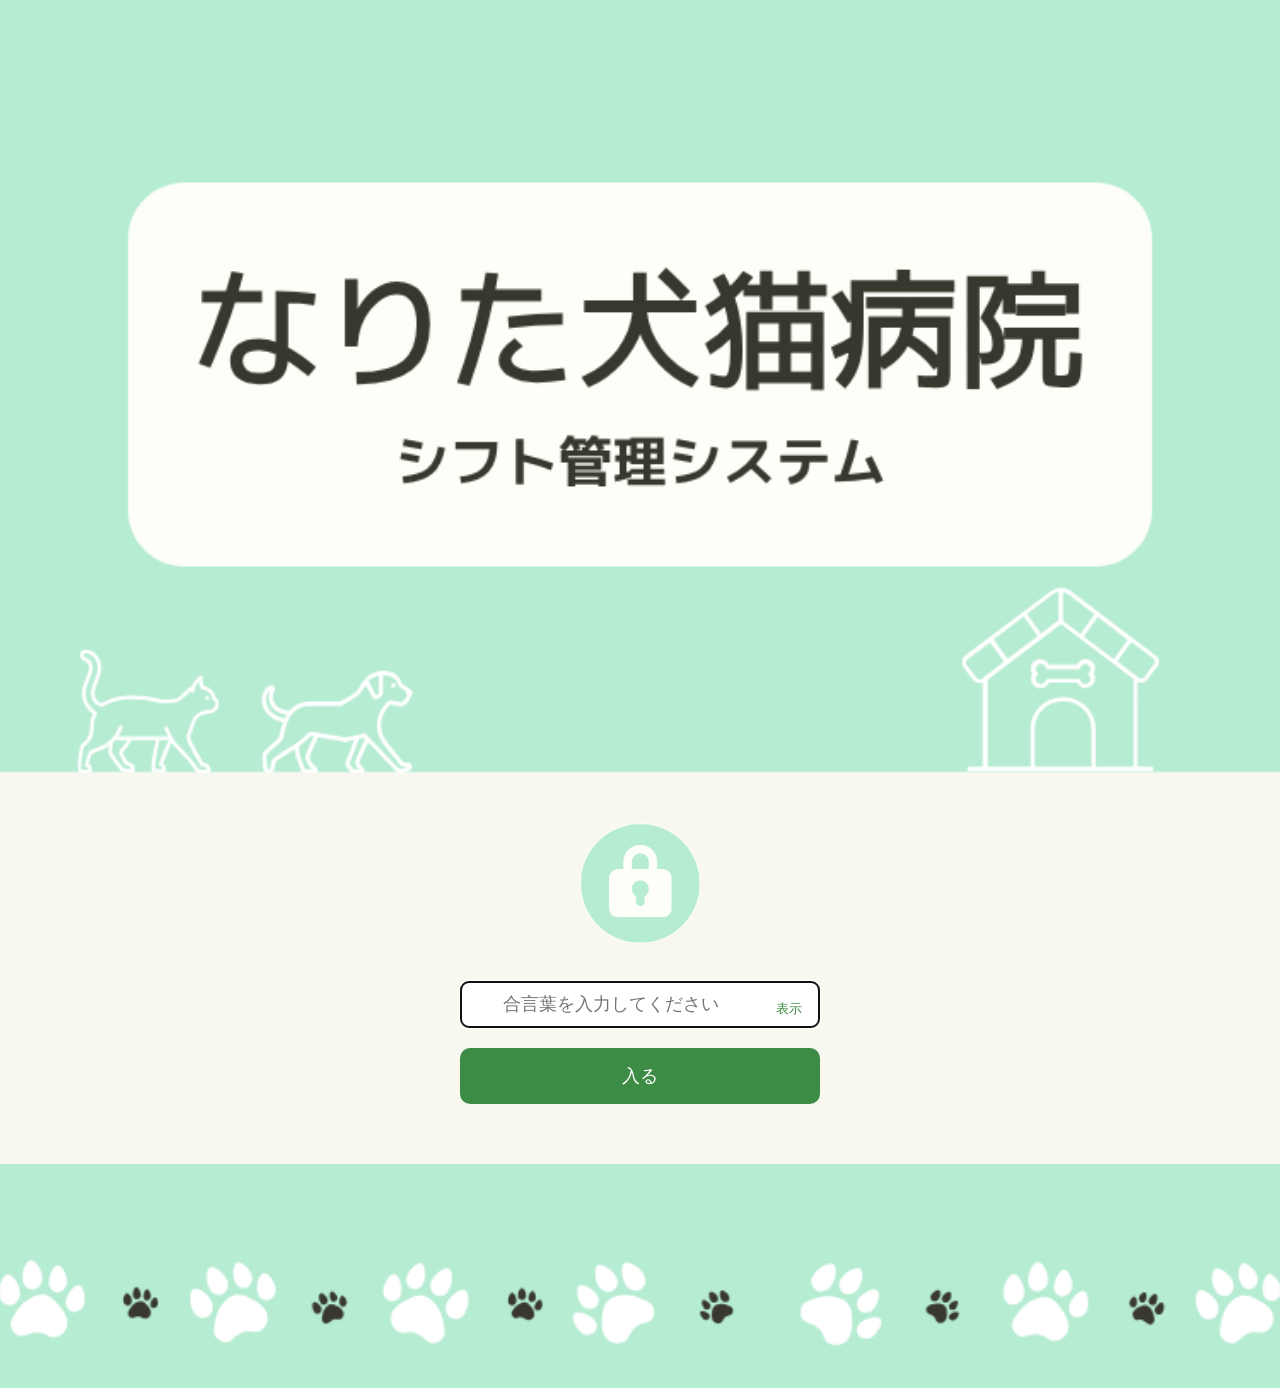
<file: index.html>
<!DOCTYPE html>
<html lang="ja">
<head>
    <meta charset="UTF-8">
    <script src="auth.js"></script>
    
    <meta name="viewport" content="width=device-width, initial-scale=1.0">
    <title>ナリタシフト</title>

    <link rel="preconnect" href="https://fonts.googleapis.com">
<link href="https://fonts.googleapis.com/css2?family=M+PLUS+Rounded+1c:wght@400;700;800&display=swap" rel="stylesheet">
<link rel="stylesheet" href="https://fonts.googleapis.com/css2?family=Material+Symbols+Rounded:opsz,wght,FILL,GRAD@24,400,0,0" />

    <link rel="stylesheet" href="style.css">
  <link rel="manifest" href="manifest.json">
<link rel="apple-touch-icon" href="images/icon-180.png">
<meta name="apple-mobile-web-app-capable" content="yes">
<meta name="apple-mobile-web-app-status-bar-style" content="default">
<meta name="apple-mobile-web-app-title" content="ナリタシフト">


<meta name="theme-color" content="#5fc9c0">  
</head>

<body>

<div class="top-page">

    <div class="top-header-image"></div>

    <section class="hero">

        <div class="menu-grid">

  <div class="menu-card" onclick="goStaff()">
    <div class="icon"><span class="material-symbols-rounded">calendar_month</span></div>
    <h2>シフト希望を提出</h2>
    <p>希望する日と時間を選択して提出します</p>
    <div class="card-arrow">›</div>
</div>

<div class="menu-card" onclick="goManager()">
    <div class="icon"><span class="material-symbols-rounded">fact_check</span></div>
    <h2>管理者画面</h2>
    <p>シフトの確認・調整を行います</p>
    <div class="card-arrow">›</div>
</div>
          

        </div>

    </section>

    <div class="top-footer-image"></div>

</div>

<script src="script.js"></script>

</body>
</html>
</file>
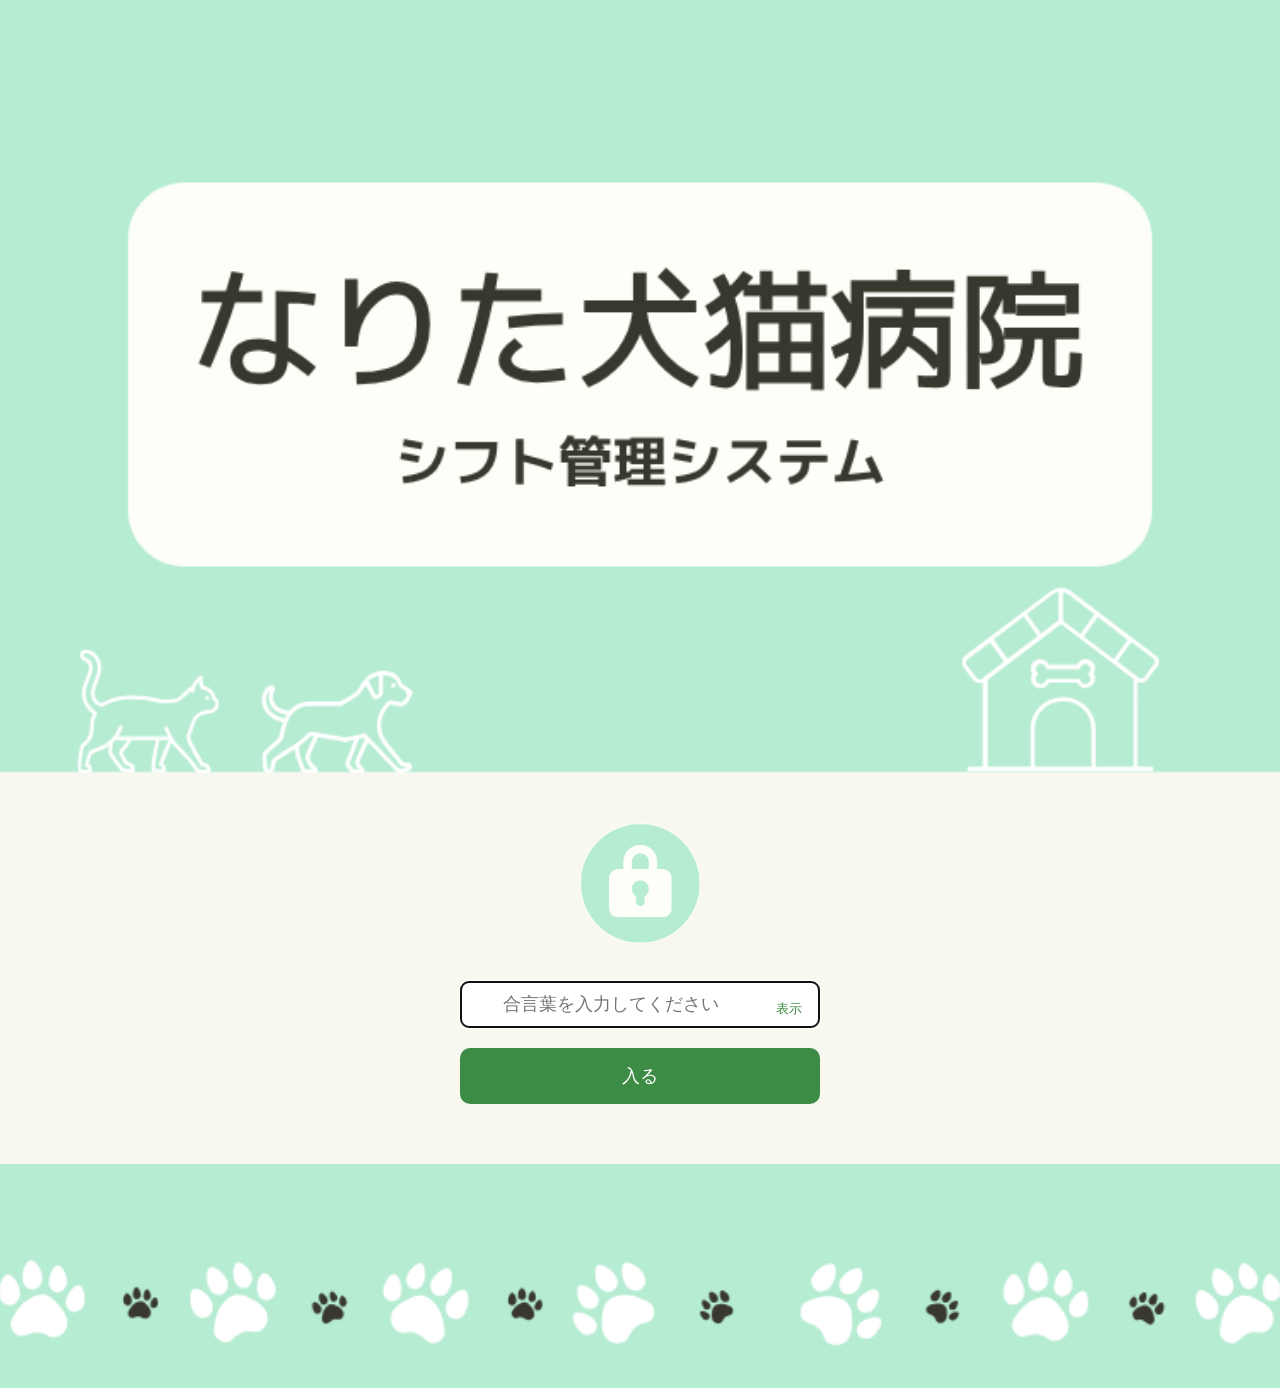
<file: login.html>
<!DOCTYPE html>
<html lang="ja">
<head>
    <meta charset="UTF-8">
    <meta name="viewport" content="width=device-width, initial-scale=1.0">
    <title>ログイン | ナリタシフト</title>

    <link rel="preconnect" href="https://fonts.googleapis.com">
    <link href="https://fonts.googleapis.com/css2?family=M+PLUS+Rounded+1c:wght@400;700;800&display=swap" rel="stylesheet">

    <link rel="stylesheet" href="style.css">
    <link rel="manifest" href="manifest.json">
    <link rel="apple-touch-icon" href="images/icon-180.png">
    <meta name="apple-mobile-web-app-capable" content="yes">
    <meta name="apple-mobile-web-app-status-bar-style" content="default">
    <meta name="apple-mobile-web-app-title" content="ナリタシフト">
    <meta name="theme-color" content="#5fc9c0">
</head>

<body>

<div class="top-page">

    <div class="top-header-image"></div>

    <section class="hero login-hero">

        <div class="lock-icon-wrap">
            <img src="images/lock-icon.png" alt="鍵アイコン">
        </div>

       <div class="login-card">

    <p id="loginErrorMsg" class="login-error" style="display:none;">合言葉が違います</p>

    <div class="password-input-wrap">
        <input type="text" id="loginPasswordInput" class="masked-input" placeholder="合言葉を入力してください" autocomplete="off">
        <button type="button" id="togglePasswordBtn" class="toggle-password-btn">表示</button>
    </div>
    

    <button id="loginSubmitButton">入る</button>

</div>


    </section>

    <div class="top-footer-image"></div>

</div>

<script src="script.js"></script>
<script src="auth.js"></script>

</body>
</html>
</file>
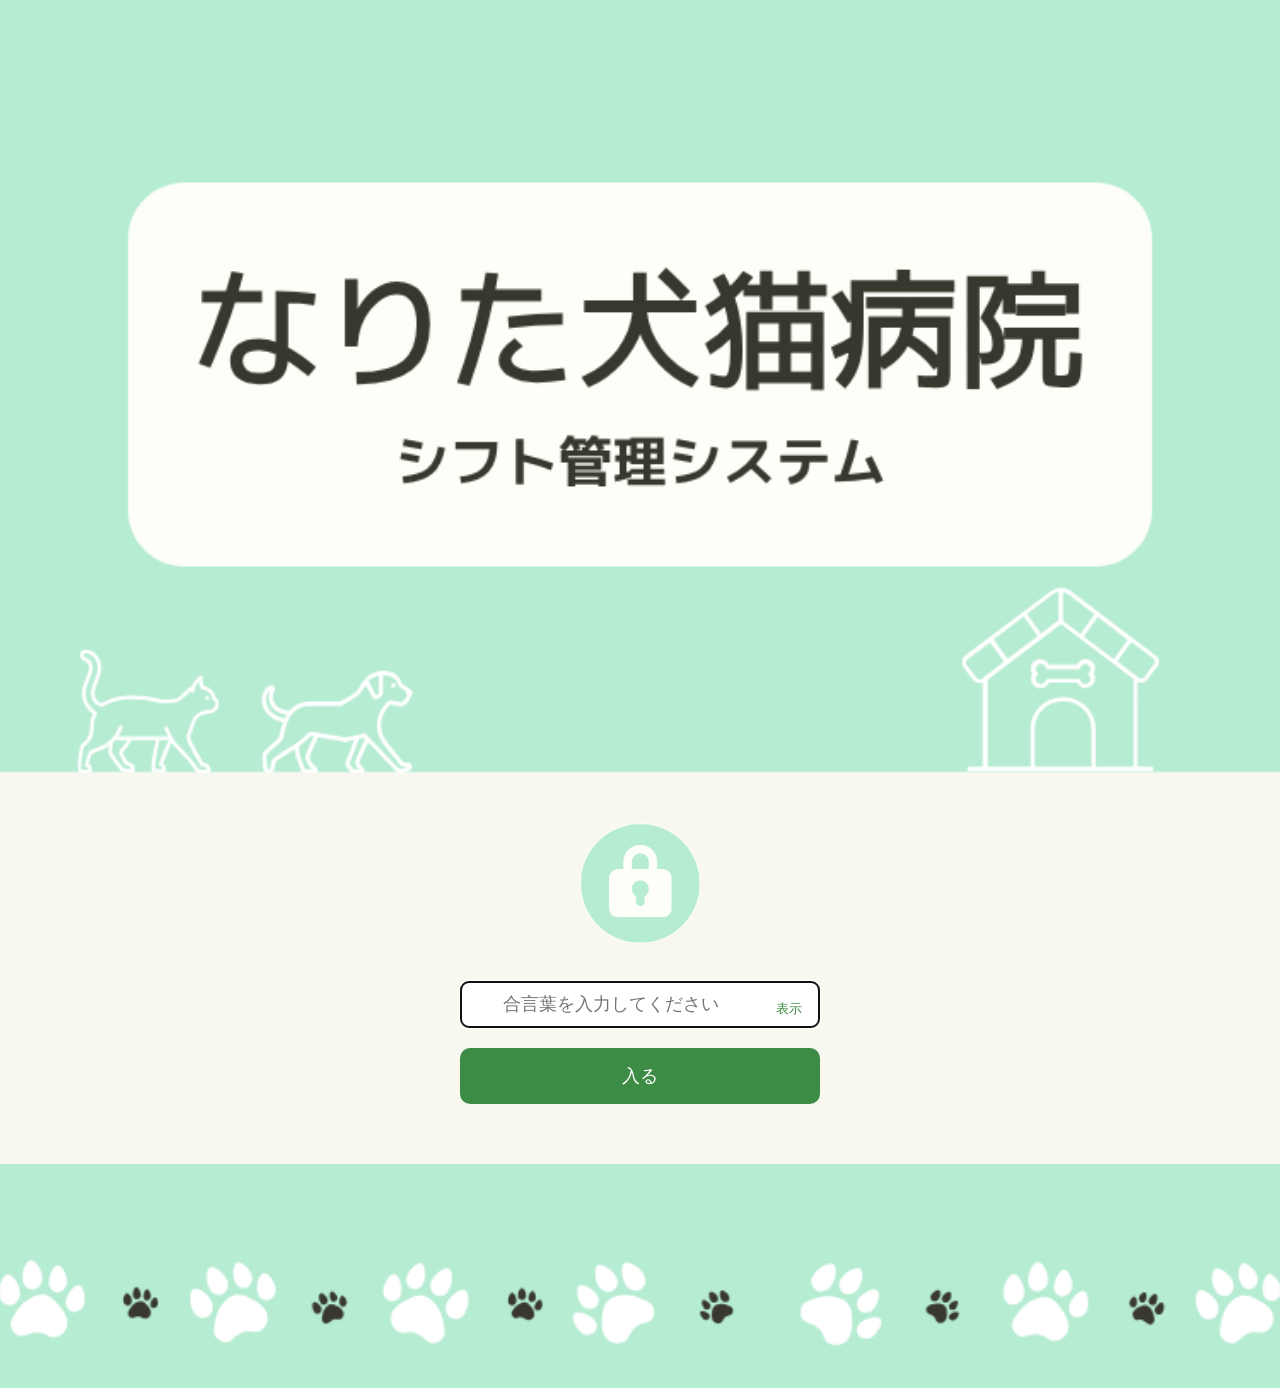
<file: manager.html>
<!DOCTYPE html>
<html lang="ja">

<head>

    <meta charset="UTF-8">
    <script src="auth.js"></script>
    <script>checkAdminAuth();</script>
    

    <meta name="viewport"
          content="width=device-width, initial-scale=1.0">

    <title>管理者画面 | ナリタシフト</title>


    <link rel="preconnect" href="https://fonts.googleapis.com">
    <link href="https://fonts.googleapis.com/css2?family=M+PLUS+Rounded+1c:wght@400;700;800&display=swap" rel="stylesheet">
<script type="module" src="firebase-init.js"></script>

    <link rel="stylesheet" href="style.css">
<link rel="manifest" href="manifest.json">
<link rel="apple-touch-icon" href="images/icon-180.png">
<meta name="apple-mobile-web-app-capable" content="yes">
<meta name="apple-mobile-web-app-status-bar-style" content="default">
<meta name="apple-mobile-web-app-title" content="ナリタシフト">

<meta name="theme-color" content="#5fc9c0">

</head>

<body>

<div class="container">

    <!-- ヘッダー -->

    <header class="header no-print">

        <div class="hospital-name">

            なりた犬猫病院

        </div>

        <h1 class="title">

            シフト管理システム

        </h1>

        <p class="subtitle">

            管理者画面｜スタッフ希望一覧

        </p>

    </header>

    <!-- 戻る・印刷 -->

    <div class="no-print" style="margin-bottom:25px; display:flex; gap:10px;">

        <button onclick="goHome()">

            ← トップへ戻る

        </button>

        <button onclick="window.print()">

            🖨 印刷する

        </button>

    </div>

   <!-- スタッフ色分け -->

<div class="card">

    <h2>

        スタッフ

    </h2>

    <br>

    <div id="staffColorList"></div>

</div>

<!-- スタッフ管理 -->

<div class="card no-print">

    <h2>

        スタッフ管理

    </h2>

    <label>名前</label>
    <input type="text" id="newStaffName" placeholder="例：田中">

    <label>色</label>
    <input type="color" id="newStaffColor" value="#00acc1" style="width:80px; padding:4px;">

    <label>勤務パターン（カンマ区切りで複数可）</label>
    <input type="text" id="newStaffPatterns" placeholder="例：8:30～12:30, 13:00～17:00">

    <button id="addStaffButton">追加する</button>

    <div id="staffManageList" style="margin-top:20px;"></div>

</div>


    <!-- シフト確定 -->

    <div class="card no-print">

        <h2>

            シフト確定

        </h2>

        <p>

            確定すると、その月のデータは編集できなくなります。

        </p>

        <p style="margin-top:10px;">

            状態：<span id="confirmStatus">未確定</span>

        </p>

        <br>

    <button id="confirmButton">

        この月を確定する

    </button>

    <div style="height:10px;"></div>

    <button id="unconfirmButton" class="cancel-button">

        確定を解除する

    </button>

</div>


<!-- 管理者編集 -->

<div class="card no-print">

    <h2>

        スタッフの代理編集

    </h2>

    <p>

        締切後でもここから編集できます。確定済みの月は、先に「確定を解除」してください。

    </p>

    <label>スタッフ</label>

    <div class="custom-select" id="adminStaffSelect">

        <div class="custom-select-trigger" id="adminStaffTrigger">
            <span id="adminStaffTriggerText">スタッフを選択してください</span>
            <span class="custom-select-arrow">▾</span>
        </div>

        <div class="custom-select-options" id="adminStaffOptions"></div>

    </div>

   <div id="adminCalendarArea" style="display:none;">

            <div class="calendar-scroll" style="margin-top:15px;">

                <div id="adminCalendar"></div>

            </div>
            

        <div style="margin-top:20px;">

            <p>選択日：<span id="adminSelectedDate">未選択</span></p>

            <label>希望区分</label>

            <select id="adminShiftType">
                <option value="">選択してください</option>
                <option value="勤務">勤務</option>
                <option value="有給">有給</option>
            </select>

            <label>勤務パターン</label>

            <select id="adminWorkPattern"></select>

            <label>備考</label>

            <textarea id="adminMemo" rows="3" placeholder="備考を入力してください"></textarea>

            <br><br>

            <button id="adminSaveButton">保存</button>
            <button id="adminCancelButton" class="cancel-button">取消</button>

        </div>

    </div>

</div>

<!-- カレンダー -->

    <div class="card">

        <div class="month-nav">
            <button id="prevMonthBtn" class="month-nav-btn no-print">◀</button>
            <h2 id="monthTitle">今月の希望一覧</h2>
            <button id="nextMonthBtn" class="month-nav-btn no-print">▶</button>
        </div>

        <div class="calendar-scroll">

            <div id="calendar">

                <!-- calendar.js が生成 -->

            </div>

        </div>

    </div>


</div>

<script src="staffData.js"></script>
<script src="script.js"></script>
<script src="calendar.js"></script>

</body>

</html>
</file>
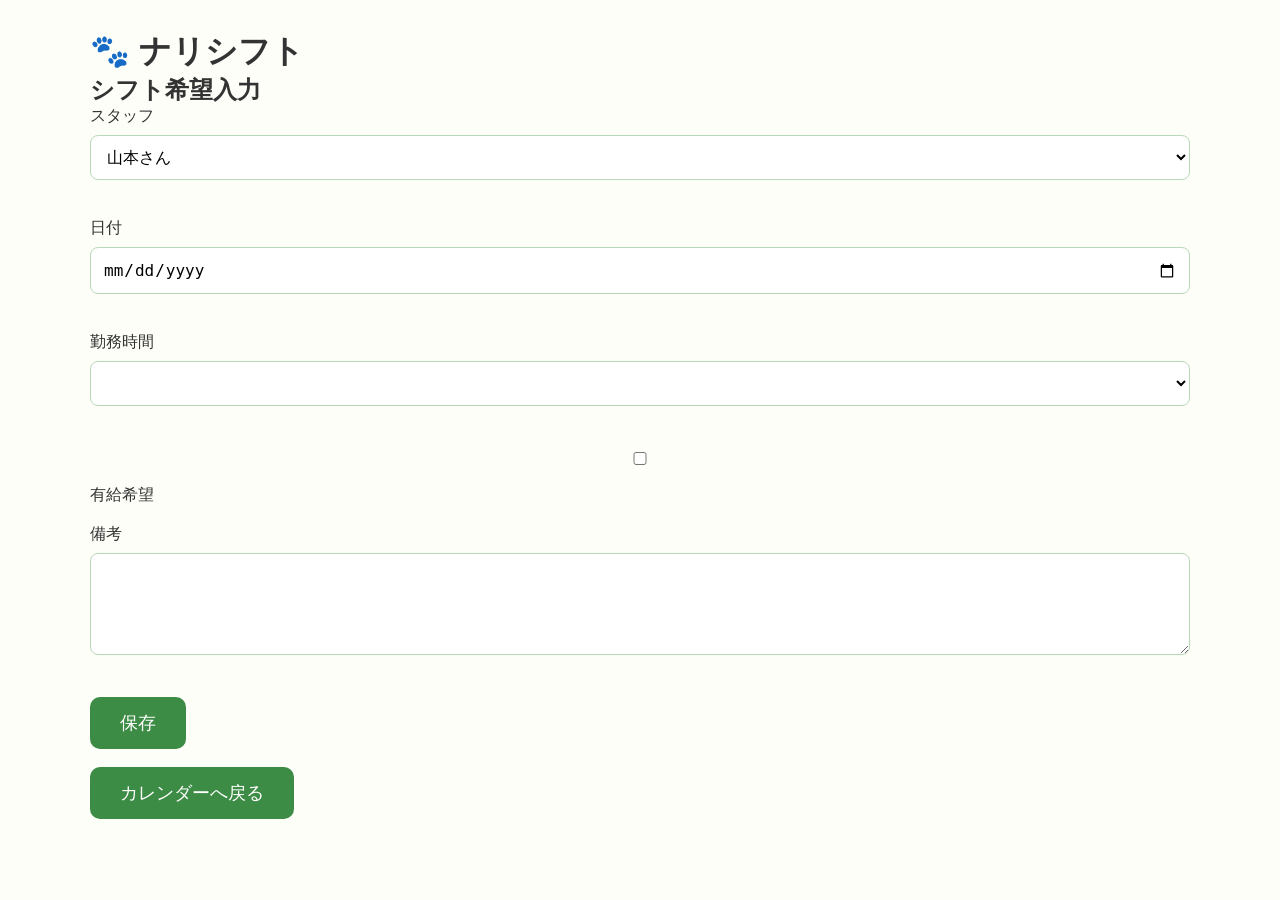
<file: shift.html>
<!DOCTYPE html>
<html lang="ja">
<head>
    <meta charset="UTF-8">
    <meta name="viewport" content="width=device-width, initial-scale=1.0">
    <title>シフト希望入力 | ナリシフト</title>
    <link rel="stylesheet" href="style.css">
</head>

<body>

<div class="container">

<h1>🐾 ナリシフト</h1>

<h2>シフト希望入力</h2>

<label>スタッフ</label><br>
<select id="staff">
    <option>山本さん</option>
    <option>吉田さん</option>
    <option>市川さん</option>
    <option>中村さん</option>
    <option>杉浦さん</option>
</select>

<br><br>

<label>日付</label><br>
<input type="date" id="date">

<br><br>

<label>勤務時間</label><br>
<select id="workTime"></select>

<br><br>

<label>
<input type="checkbox" id="paidLeave">
有給希望
</label>

<br><br>

<label>備考</label><br>
<textarea id="memo" rows="4"></textarea>

<br><br>

<button id="saveButton">保存</button>

<br><br>

<a href="manager.html">
<button>カレンダーへ戻る</button>
</a>

</div>

<script src="script.js"></script>

</body>
</html>
</file>
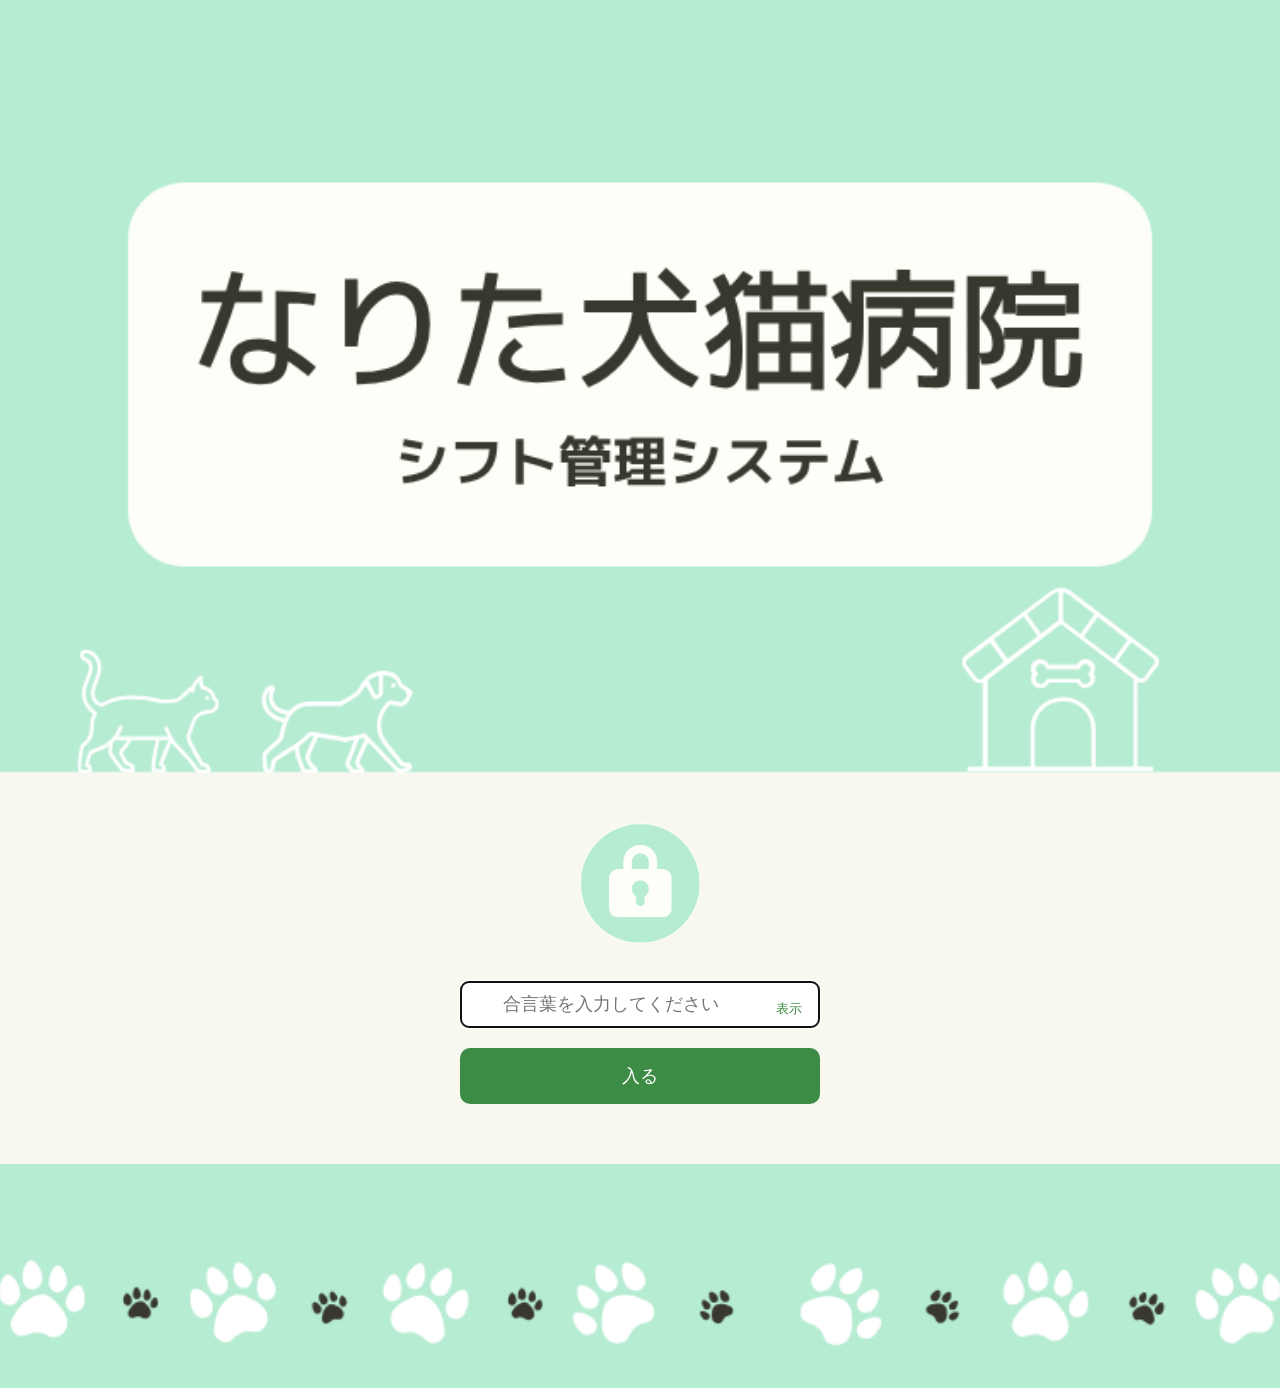
<file: staff.html>
<!DOCTYPE html>
<html lang="ja">

<head>

<meta charset="UTF-8">
<script src="auth.js"></script>
<script type="module" src="firebase-init.js"></script>


<meta name="viewport"
content="width=device-width, initial-scale=1.0">

<title>ナリタシフト｜スタッフ画面</title>

<link rel="preconnect" href="https://fonts.googleapis.com">
<link href="https://fonts.googleapis.com/css2?family=M+PLUS+Rounded+1c:wght@400;700;800&display=swap" rel="stylesheet">

<link rel="stylesheet" href="style.css">
<link rel="manifest" href="manifest.json">
<link rel="apple-touch-icon" href="images/icon-180.png">
<meta name="apple-mobile-web-app-capable" content="yes">
<meta name="apple-mobile-web-app-status-bar-style" content="default">
<meta name="apple-mobile-web-app-title" content="ナリタシフト">

<meta name="theme-color" content="#5fc9c0">

</head>

<body>

<div class="container">

<header class="header">

<p class="hospital-name">なりた犬猫病院</p>

<h1 class="title">シフト管理システム</h1>

</header>

<div id="topConfirmedNotice" class="confirmed-notice" style="display:none;">

    🎉 <span id="topConfirmedMonthText"></span>のシフトが確定しました！下の「スタッフ」で名前を選ぶと、全員分を確認できます。

</div>

<div class="card">

<h2>

シフト希望提出

</h2>

<p class="deadline-note">

📌 毎月15日締切です。16日以降は入力・変更・取消ができなくなります。

</p>

<label>

スタッフ

</label>

<div class="custom-select" id="staffSelect">

    <div class="custom-select-trigger" id="staffTrigger">
        <span id="staffTriggerText">スタッフを選択してください</span>
        <span class="custom-select-arrow">▾</span>
    </div>

    <div class="custom-select-options" id="staffOptions"></div>

</div>


</div>


<div class="card">

<div class="month-nav">
    <button id="prevMonthBtn" class="month-nav-btn no-print">◀</button>
    <h2 id="monthTitle">2026年7月</h2>
    <button id="nextMonthBtn" class="month-nav-btn no-print">▶</button>
</div>

<label style="display:flex; align-items:center; gap:8px; font-weight:normal; font-size:14px; margin-bottom:10px;">
    <input type="checkbox" id="multiSelectToggle" style="width:auto; margin:0;">
    同じ内容の日をまとめて選択する
</label>

<div class="calendar-scroll">

    <div id="calendar">

    </div>

</div>



</div>



<div class="card">

<h2>

シフト入力

</h2>

<p>

選択日：

<span id="selectedDate">

未選択

</span>

</p>

<br>

<label>

希望区分

</label>

<select id="shiftType">

<option value="">

選択してください

</option>

<option value="勤務">

勤務

</option>


<option value="有給">

有給

</option>

</select>

<label>

勤務パターン

</label>

<select id="workPattern">

</select>

<label>

備考

</label>

<textarea
id="memo"
rows="4"
placeholder="備考を入力してください"></textarea>

<br><br>

<button id="saveButton">

保存

</button>

<button id="cancelButton" class="cancel-button">

取消

</button>

</div>
<div class="card" id="confirmedArea" style="display:none;">

    <h2>

        確定シフト（全員分）

    </h2>

    <p>

        <span id="confirmedMonthLabel"></span>のシフトが確定しました。

    </p>

    <div style="margin-top:15px;">
        <div class="staff-list-item"><span class="staff-dot" style="background:#2196F3;"></span>山本</div>
        <div class="staff-list-item"><span class="staff-dot" style="background:#F44336;"></span>吉田</div>
        <div class="staff-list-item"><span class="staff-dot" style="background:#FBC02D;"></span>市川</div>
        <div class="staff-list-item"><span class="staff-dot" style="background:#4CAF50;"></span>中村</div>
        <div class="staff-list-item"><span class="staff-dot" style="background:#9C27B0;"></span>杉浦</div>
    </div>

    <div id="confirmedCalendar" class="compact-calendar" style="margin-top:15px;"></div>
    
      

</div>

<div style="margin-top:30px;">

<button onclick="goHome()">

← トップへ戻る

</button>

</div>

</div>

<script src="staffData.js"></script>

<script src="script.js"></script>

<script src="calendar.js"></script>

</body>

</html>
</file>
<file: style.css>
/* =====================================
   ナリシフト Version1 共通スタイル
===================================== */

*{
    margin:0;
    padding:0;
    box-sizing:border-box;
}

body{
    font-family:
        "M PLUS Rounded 1c",
        "Hiragino Kaku Gothic ProN",
        "Yu Gothic",
        sans-serif;

    background:#fefef9;
    color:#333333;
}


/* -------------------------
    全体
--------------------------*/

.container{
    width:95%;
    max-width:1100px;
    margin:auto;
    padding:30px 0;
}

/* -------------------------
    ヘッダー
--------------------------*/

.header{

    text-align:center;

    margin-bottom:50px;

}

.hospital-name{

    font-size:22px;

    font-weight:bold;

    margin-bottom:20px;

}

.title{

    font-size:48px;

    color:#3d8c45;

    margin-bottom:15px;

    font-weight:bold;

}


.subtitle{

    font-size:22px;

    color:#555;

}

/* -------------------------
    メニュー
--------------------------*/

.menu-grid{

    display:grid;

    grid-template-columns:repeat(auto-fit,minmax(320px,1fr));

    gap:35px;

}

.menu-card{

    background:white;

    border-radius:20px;

    padding:45px 30px;

    text-align:center;

    cursor:pointer;

    transition:.3s;

    box-shadow:0 6px 18px rgba(0,0,0,.12);

}

.menu-card:hover{

    transform:translateY(-8px);

    box-shadow:0 10px 28px rgba(0,0,0,.18);

}

.icon{

    font-size:70px;

    margin-bottom:20px;

}

.menu-card h2{

    color:#3d8c45;

    margin-bottom:15px;

    font-size:34px;

}


.menu-card p{

    font-size:18px;

    color:#555;

    line-height:1.8;

}

/* -------------------------
    共通ボタン
--------------------------*/
button{

    background:#3d8c45;

    color:white;

    border:none;

    border-radius:10px;

    padding:14px 30px;

    font-size:18px;

    cursor:pointer;

    transition:.2s;

}

button:hover{

    background:#2e7031;

}


/* -------------------------
    入力欄
--------------------------*/

select,
input,
textarea{

    width:100%;

    padding:12px;

    margin-top:8px;

    margin-bottom:20px;

    border:1px solid #b8d8b8;

    border-radius:8px;

    font-size:16px;

    background:white;

}

textarea{

    resize:vertical;

}

/* -------------------------
    カード
--------------------------*/

.card{

    background:white;

    border-radius:18px;

    padding:25px;

    margin-bottom:25px;

    box-shadow:0 4px 15px rgba(0,0,0,.08);

}

/* -------------------------
    フッター
--------------------------*/

.footer{

    text-align:center;

    margin-top:60px;

    color:#666;

    line-height:2;

    font-size:15px;

}

/* -------------------------
    レスポンシブ
--------------------------*/

@media(max-width:768px){

.title{

    font-size:48px;

}

.hospital-name{

    font-size:18px;

}

.subtitle{

    font-size:18px;

}

.menu-card{

    padding:35px 20px;

}

.menu-card h2{

    font-size:28px;

}

.icon{

    font-size:55px;

}

}

@media(max-width:480px){

.title{

    font-size:38px;

}

.menu-grid{

    grid-template-columns:1fr;

}

.container{

    width:94%;

}

}
/* -------------------------
    カレンダー
--------------------------*/

#calendar{

    display:grid;

    grid-template-columns:repeat(7,1fr);

    gap:6px;

}

.calendar-weekday{

    text-align:center;

    font-weight:bold;

    color:#2e7d32;

    padding:6px 0;

}

.calendar-day{

    background:#f7fbf5;

    border:1px solid #d8ecd6;

    border-radius:8px;

    min-height:70px;

    padding:6px;

    cursor:pointer;

    transition:.2s;

}

.calendar-day:hover{

    background:#e6f4e2;

}

.calendar-day.selected{

    border:2px solid #3d8c45;

    background:#dff0dc;

}

.day-number{

    font-size:14px;

    font-weight:bold;

    color:#234d20;

}

.day-info{

    font-size:11px;

    color:#3d8c45;

    margin-top:4px;

    line-height:1.3;

}
/* -------------------------
    管理者カレンダー
--------------------------*/

.manager-day-line{

    font-size:10px;

    margin-top:3px;

    font-weight:bold;

    line-height:1.4;

}
/* =====================================
   トップ画面専用デザイン
===================================== */

.top-page{

    background:#f8f8f0;

}

.top-header-image{

    width:100%;

    aspect-ratio:750/453;

    background-image:url('images/top-header-bg.png');

    background-size:cover;

    background-position:center;

}

.top-footer-image{

    width:100%;

    aspect-ratio:750/131;

    background-image:url('images/top-footer-bg.png');

    background-size:cover;

    background-position:center;

    margin-top:40px;

}

.hero{

    text-align:center;

    padding:50px 6% 20px;

}

.menu-grid{

    display:grid;

    grid-template-columns:repeat(auto-fit,minmax(280px,1fr));

    gap:30px;

    max-width:600px;

    margin:0 auto;

}

.menu-card{

    position:relative;

    background:white;

    border-radius:20px;

    padding:40px 25px 70px;

    text-align:center;

    cursor:pointer;

    transition:.3s;

    box-shadow:0 6px 18px rgba(0,0,0,.1);

}


.menu-card:hover{

    transform:translateY(-6px);

    box-shadow:0 10px 24px rgba(0,0,0,.15);

}

.menu-card .icon{

    font-size:60px;

    margin-bottom:15px;

}

.menu-card h2{

    color:#2e7d32;

    margin-bottom:10px;

    font-size:26px;

}

.menu-card p{

    font-size:15px;

    color:#666;

    line-height:1.7;

}

.card-arrow{

    position:absolute;

    bottom:20px;

    right:20px;

    width:34px;

    height:34px;

    background:#5ca75c;

    color:white;

    border-radius:50%;

    display:flex;

    align-items:center;

    justify-content:center;

    font-size:18px;

}
/* -------------------------
    スタッフカラードット
--------------------------*/

.staff-dot{

    display:inline-block;

    width:10px;

    height:10px;

    border-radius:50%;

    margin-right:6px;

    vertical-align:middle;

}

.staff-list-item{

    display:flex;

    align-items:center;

    margin-bottom:10px;

    font-size:16px;

}

.manager-day-line{

    display:flex;

    align-items:center;

    font-size:10px;

    margin-top:3px;

    font-weight:bold;

    line-height:1.4;

}
/* -------------------------
    カスタムプルダウン
--------------------------*/

.custom-select{

    position:relative;

    margin-top:8px;

    margin-bottom:20px;

}

.custom-select-trigger{

    display:flex;

    align-items:center;

    justify-content:space-between;

    padding:12px;

    border:1px solid #b8d8b8;

    border-radius:8px;

    background:white;

    font-size:16px;

    cursor:pointer;

}

.custom-select-arrow{

    font-size:12px;

    color:#888;

}

.custom-select-options{

    display:none;

    position:absolute;

    top:calc(100% + 6px);

    left:0;

    right:0;

    background:white;

    border:1px solid #b8d8b8;

    border-radius:8px;

    box-shadow:0 6px 18px rgba(0,0,0,.12);

    z-index:10;

    overflow:hidden;

}

.custom-select-options.open{

    display:block;

}

.custom-select-option{

    display:flex;

    align-items:center;

    padding:12px;

    cursor:pointer;

    transition:.15s;

}

.custom-select-option:hover{

    background:#eef7ea;

}
/* -------------------------
    線画アイコン
--------------------------*/

.material-symbols-rounded{

    font-size:60px;

    color:#3d8c45;

}
/* -------------------------
    取消ボタン
--------------------------*/

.cancel-button{

    background:white;

    color:#c0392b;

    border:1px solid #c0392b;

    margin-left:10px;

}

#unconfirmButton{

    margin-left:0;

    display:block;

}


.cancel-button:hover{

    background:#fdecea;

}
/* -------------------------
    確定ステータス
--------------------------*/

.status-pending{

    color:#c0392b;

    font-weight:bold;

}

.status-confirmed{

    color:#2e7031;

    font-weight:bold;

}

button:disabled{

    background:#ccc;

    cursor:not-allowed;

}
/* =====================================
   印刷用スタイル（管理者画面）
===================================== */

@media print{

    @page{

        size:A4 landscape;

        margin:8mm;

    }

    body{

        background:white;

    }

    .no-print{

        display:none !important;

    }

    .staff-dot{

        -webkit-print-color-adjust:exact;

        print-color-adjust:exact;

        color-adjust:exact;

    }

    .container{

        width:100%;

        padding:0;

    }

    .card{

        box-shadow:none;

        padding:0;

        margin-bottom:8px;

    }

    .card h2{

        font-size:15px;

        margin-bottom:6px;

    }

    .staff-list-item{

        display:inline-flex;

        margin-right:18px;

        margin-bottom:0;

        font-size:12px;

    }

    #calendar{

        gap:2px;

    }

    .calendar-weekday{

        font-size:11px;

        padding:2px 0;

    }

    .calendar-day{

        border:1px solid #ccc;

        min-height:50px;

        padding:3px;

        background:white;

    }

    .calendar-day:hover{

        background:white;

    }

    .day-number{

        font-size:11px;

    }

    .manager-day-line{

        font-size:8px;

    }

}


/* -------------------------
    確定シフト表示
--------------------------*/

.confirmed-row{

    padding:8px 0;

    border-bottom:1px solid #eee;

    font-size:15px;

}
/* -------------------------
    スタッフ管理
--------------------------*/

.staff-manage-row{

    display:flex;

    align-items:center;

    gap:10px;

    padding:10px 0;

    border-bottom:1px solid #eee;

    font-size:14px;

}

.staff-manage-patterns{

    color:#777;

    font-size:12px;

}
/* -------------------------
    締切の案内文
--------------------------*/

.deadline-note{

    background:#fff7e6;

    border:1px solid #f0d78c;

    color:#8a6d1a;

    padding:10px 14px;

    border-radius:8px;

    font-size:14px;

    margin:10px 0 20px;

}
/* -------------------------
    月送りボタン
--------------------------*/

.month-nav{

    display:flex;

    align-items:center;

    justify-content:space-between;

    margin-bottom:15px;

}

.month-nav h2{

    margin:0;

}

.month-nav-btn{

    background:white;

    color:#3d8c45;

    border:1px solid #b8d8b8;

    border-radius:8px;

    padding:8px 14px;

    font-size:16px;

    cursor:pointer;

}

.month-nav-btn:hover{

    background:#eef7ea;

}
/* -------------------------
    カレンダー横スクロール対応
--------------------------*/

.calendar-scroll{

    overflow-x:auto;

    -webkit-overflow-scrolling:touch;

    padding-bottom:6px;

}

#calendar,
#adminCalendar{

    min-width:640px;

}

/* -------------------------
    ログイン画面
--------------------------*/

.login-hero{

    padding-top:50px;

}

.lock-icon-wrap{

    display:flex;

    justify-content:center;

    margin-bottom:30px;

}

.lock-icon-wrap img{

    width:120px;

    height:120px;

}

.login-card{

    max-width:360px;

    margin:0 auto;

    text-align:center;

}

.login-error{

    color:#c0392b;

    font-size:14px;

    margin-bottom:15px;

}

#loginPasswordInput{

    text-align:center;

    font-size:18px;

}

#loginSubmitButton{

    width:100%;

    font-size:18px;

    padding:16px;

}
/* -------------------------
    パスワード表示切り替え
--------------------------*/

.password-input-wrap{

    position:relative;

}

.password-input-wrap input{

    padding-right:70px;

}

.toggle-password-btn{

    position:absolute;

    right:8px;

    top:50%;

    transform:translateY(-58%);

    background:none;

    color:#3d8c45;

    border:none;

    padding:6px 10px;

    font-size:13px;

    cursor:pointer;

}

.toggle-password-btn:hover{

    background:#eef7ea;

    border-radius:6px;

}
/* -------------------------
    パスワードのマスク表示（日本語入力対応）
--------------------------*/

.masked-input{

    -webkit-text-security:disc;

    text-security:disc;

}
/* -------------------------
    確定お知らせ（名前選択前）
--------------------------*/

.confirmed-notice{

    background:#eaf7ec;

    border:1px solid #a8d9ae;

    color:#2e7031;

    padding:14px;

    border-radius:10px;

    font-size:15px;

    font-weight:bold;

    margin-bottom:15px;

    text-align:center;

}

/* -------------------------
    確定シフト：コンパクト表示（スクロールなし）
--------------------------*/

#confirmedCalendar.compact-calendar{

    display:grid !important;

    grid-template-columns:repeat(7, minmax(0, 1fr)) !important;

    gap:2px !important;

    width:100% !important;

    max-width:100% !important;

    min-width:0 !important;

    overflow:hidden;

    box-sizing:border-box;

}


#confirmedCalendar.compact-calendar .calendar-weekday{

    font-size:9px !important;

    padding:2px 0 !important;

    text-align:center;

}

#confirmedCalendar.compact-calendar .calendar-day{

    min-height:0 !important;

    height:auto !important;

    min-width:0 !important;

    padding:2px !important;

    overflow:hidden;

    box-sizing:border-box;

}


#confirmedCalendar.compact-calendar .day-number{

    font-size:9px !important;

}


#confirmedCalendar.compact-calendar .manager-day-line{

    font-size:6px !important;

    line-height:1.15 !important;

    margin-top:1px !important;

    display:flex;

    align-items:center;

    gap:1px;

    white-space:normal;

    word-break:break-all;

    overflow:hidden;

}


#confirmedCalendar.compact-calendar .staff-dot{

    width:4px !important;

    height:4px !important;

    min-width:4px;

    flex-shrink:0;

}


/* -------------------------
    自分の出勤日の強調
--------------------------*/

.my-shift-day{

    border-width:3px !important;

    border-style:solid;

}
</file>
